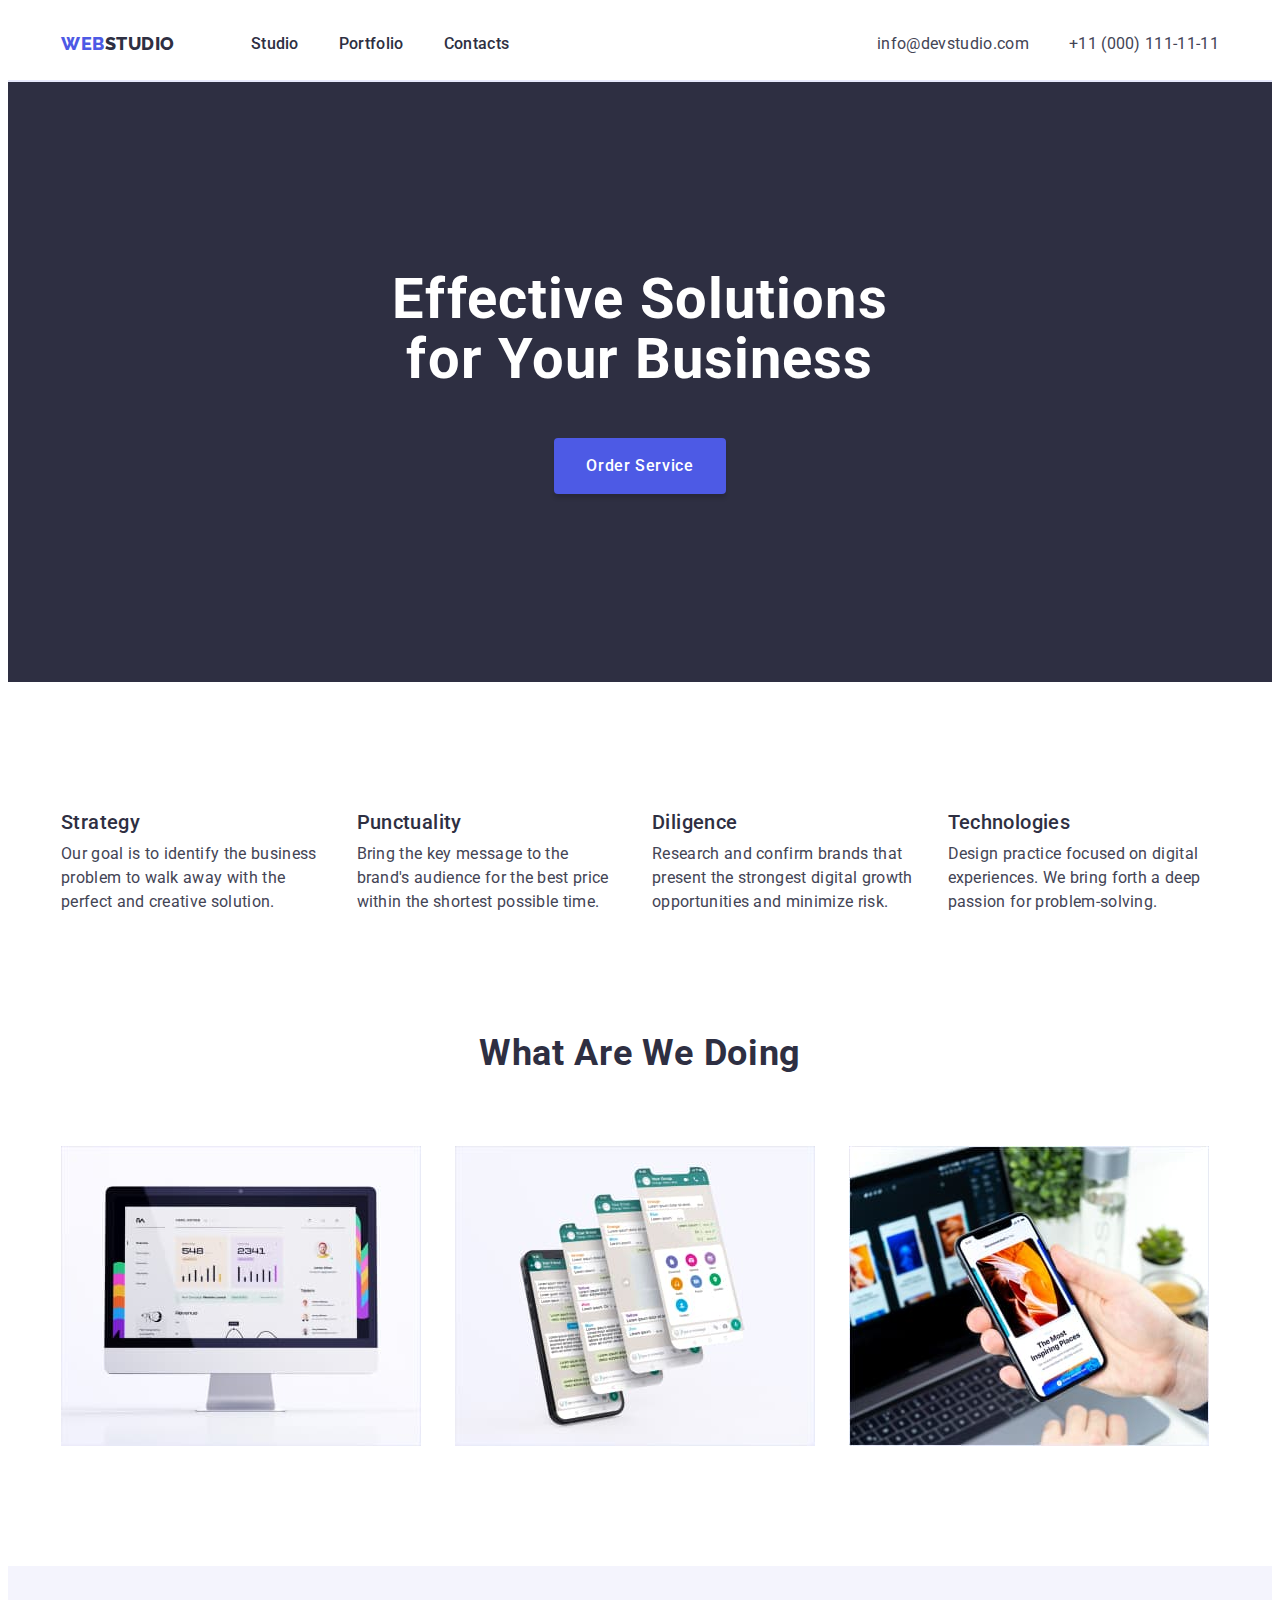
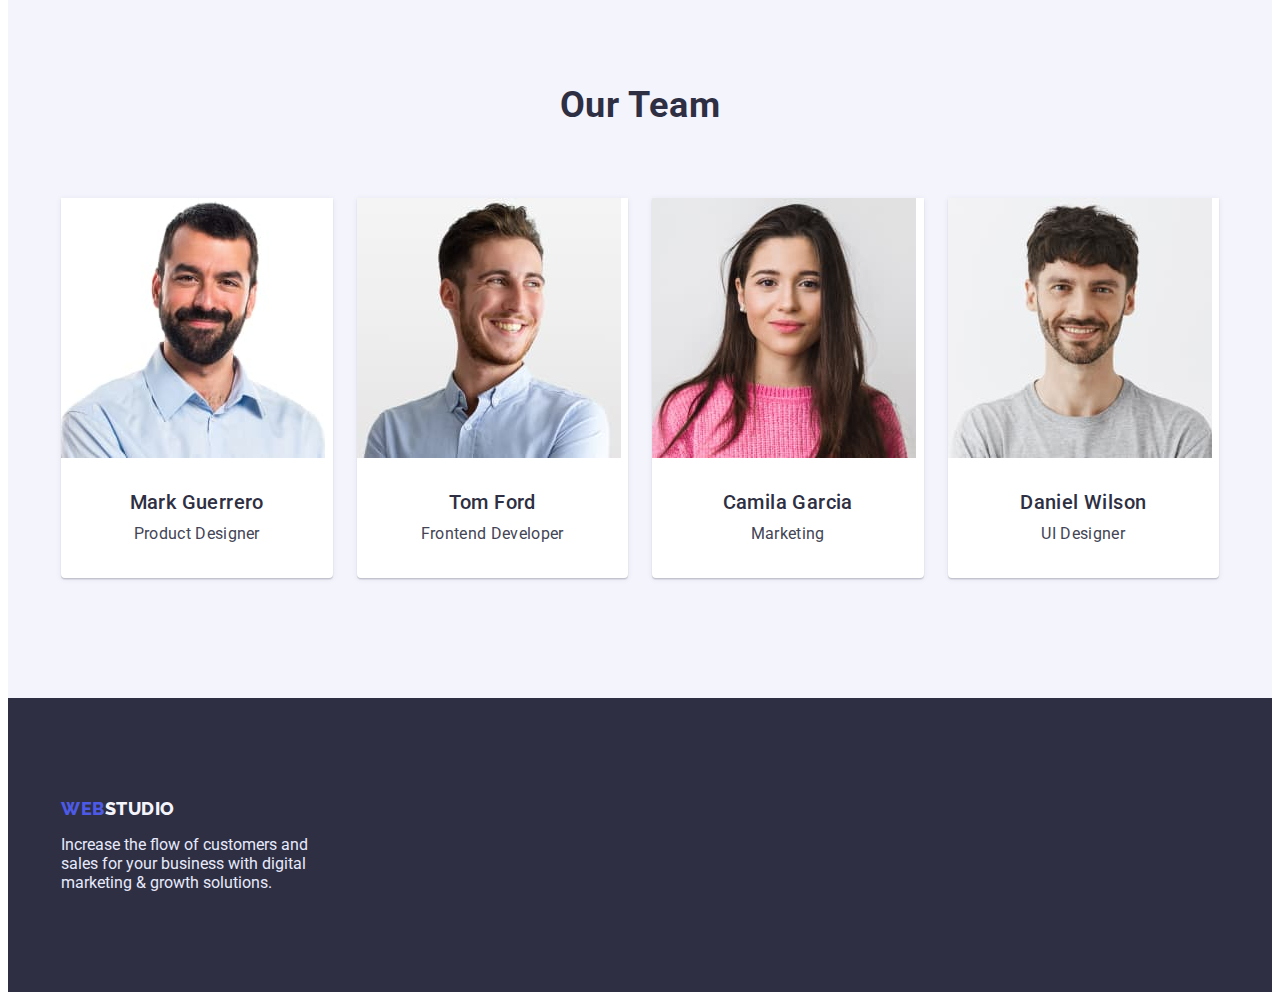
<file: index.html>
<!DOCTYPE html>
<html lang="en">
<head>
    <meta charset="UTF-8">
    <meta http-equiv="X-UA-Compatible" content="IE=edge">
    <meta name="viewport" content="width=device-width, initial-scale=1.0">
    <title>Studio</title>
    <link rel="stylesheet" href="https://cdnjs.cloudflare.com/ajax/libs/modern-normalize/1.1.0/modern-normalize.min.css" integrity="sha512-wpPYUAdjBVSE4KJnH1VR1HeZfpl1ub8YT/NKx4PuQ5NmX2tKuGu6U/JRp5y+Y8XG2tV+wKQpNHVUX03MfMFn9Q==" crossorigin="anonymous" referrerpolicy="no-referrer" />
    <link rel="preconnect" href="https://fonts.googleapis.com">
    <link rel="preconnect" href="https://fonts.gstatic.com" crossorigin>
    <link href="https://fonts.googleapis.com/css2?family=Raleway:wght@800&family=Roboto:wght@400;500;700&display=swap" rel="stylesheet">
    <link rel="stylesheet" href="./css/styles.css">
</head>

<body>
    <header class="header">
        <div class="container header-container">
            <nav class="nav">
                <a class="nav-link link" href="./index.html">Web<span class="header-logo">Studio</span></a>
                <ul class="header-list list">
                    <li><a class="header-link link" href="./index.html">Studio</a></li>
                    <li><a class="header-link link" href="./portfolio.html">Portfolio</a></li>
                    <li><a class="header-link link" href="">Contacts</a></li>
                </ul>
            </nav>
            <address class="header-address">
                <ul class="header-address-list list">
                    <li><a class="header-address-link link" href="mailto:info@devstudio.com">info@devstudio.com</a></li>
                    <li><a class="header-address-link link" href="tel:+110001111111">+11 (000) 111-11-11</a></li>
                </ul>
            </address>
        </div>
    </header>

    <main>
            <section class="section-title">
                <div class="container">
                    <h1 class="main-title">Effective Solutions for Your Business</h1>
                    <button class="section-title-btn" type="button">Order Service</button>
                </div>
            </section>

            <section class="section-benefits section">
                <div class="container">
                    <h2 hidden class="section-benefits-top-title">Our Features</h2>
                    <ul class="section-benefits-list list">
                        <li class="section-benefits-item"> 
                            <h3 class="section-benefits-title">Strategy</h3>
                            <p class="section-benefits-txt">Our goal is to identify the business problem to walk away with the perfect and creative solution. </p>
                        </li>
                        <li class="section-benefits-item"> 
                            <h3 class="section-benefits-title">Punctuality</h3>
                            <p class="section-benefits-txt">Bring the key message to the brand's audience for the best price within the shortest possible time.</p>
                        </li>
                        <li class="section-benefits-item"> 
                            <h3 class="section-benefits-title">Diligence</h3>
                            <p class="section-benefits-txt">Research and confirm brands that present the strongest digital growth opportunities and minimize risk.</p>
                        </li>
                        <li class="section-benefits-item"> 
                            <h3 class="section-benefits-title">Technologies</h3>
                            <p class="section-benefits-txt">Design practice focused on digital experiences. We bring forth a deep passion for problem-solving.</p>
                        </li>
                    </ul>
                </div>
            </section>
            
            <section class="gallery section">
                <div class="container">
                    <h2 class="gallery-title">What are we doing</h2>
                    <ul class="gallery-list list">
                        <li class="gallery-item"><img src="./images/analytics.jpg" alt="Analytics" width="360"></li>
                        <li class="gallery-item"><img src="./images/comunication.jpg" alt="Comunication" width="360"></li>
                        <li class="gallery-item"><img src="./images/applications.jpg" alt="Application creations" width="360"></li>
                    </ul>
                </div>
            </section>

            <section class="team section">
                <div class="container">
                    <h2 class="team-main-title">Our team</h2>
                    <ul class="team-list list">
                        <li class="team-item">
                            <img src="./images/mark-sphoto.jpg" alt="Marks photo" width="264">
                            <div class="team-name">
                                <h3 class="team-title">Mark Guerrero</h3>
                                <p class="team-txt">Product Designer</p>
                            </div>
                        </li>
                        <li class="team-item">
                            <img src="./images/toms-photo.jpg" alt="Toms photo" width="264">
                            <div class="team-name">
                                <h3 class="team-title">Tom Ford</h3>
                                <p class="team-txt">Frontend Developer</p>
                            </div>
                        </li>
                        <li class="team-item">
                            <img src="./images/camilas-photo.jpg" alt="Camilas photo" width="264">
                            <div class="team-name">
                                <h3 class="team-title">Camila Garcia</h3>
                                <p class="team-txt">Marketing</p>
                            </div>
                         </li>
                        <li class="team-item">
                            <img src="./images/daniels-photo.jpg" alt="Daniels photo" width="264">
                            <div class="team-name">
                                <h3 class="team-title">Daniel Wilson</h3>
                                <p class="team-txt">UI Designer</p>
                            </div>
                        </li>
                    </ul>
                </div>
            </section>
    </main>

    <footer class="footer">
        <div class="container">
            <a class="footer-link link" href="./index.html">Web<span class="footer-logo">Studio</span></a>
            <p class="footer-text">Increase the flow of customers and sales for your business with digital marketing & growth solutions.</p>
        </div>
    </footer>
</body>
</html>
</file>
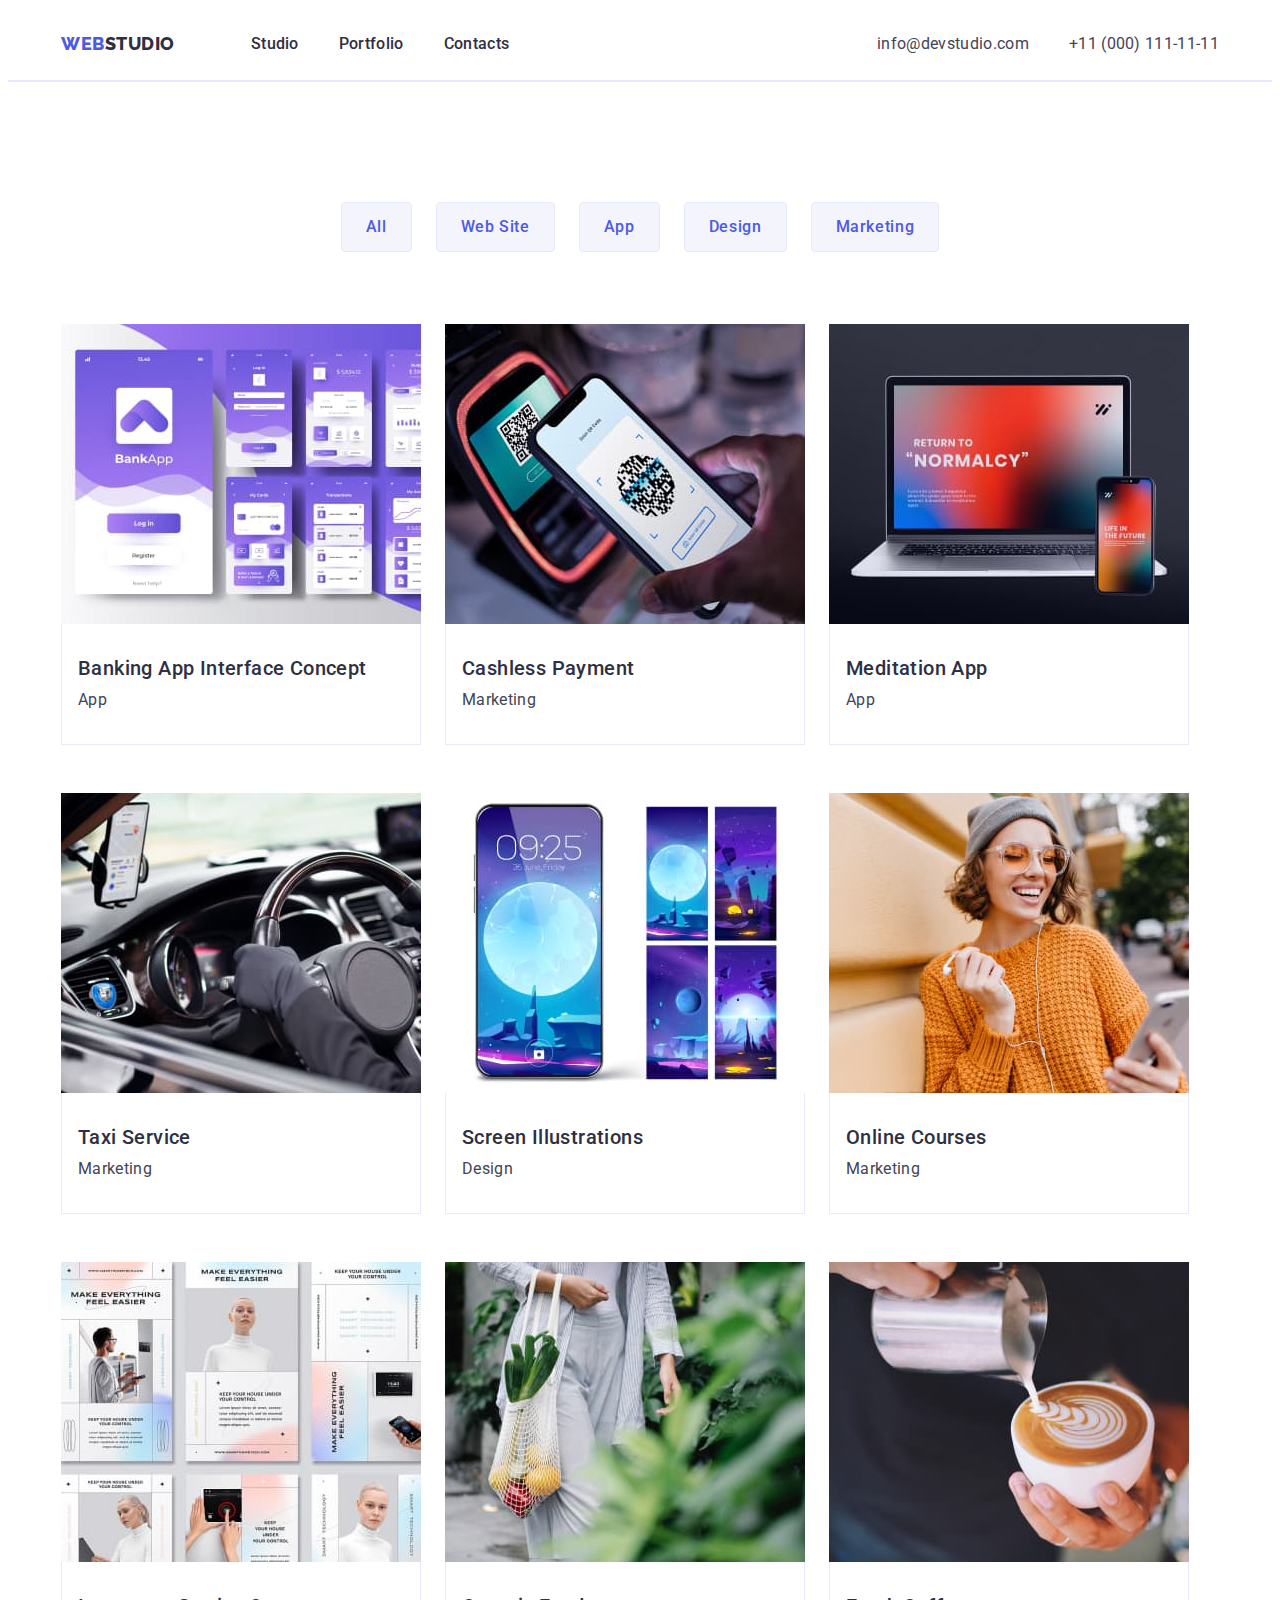
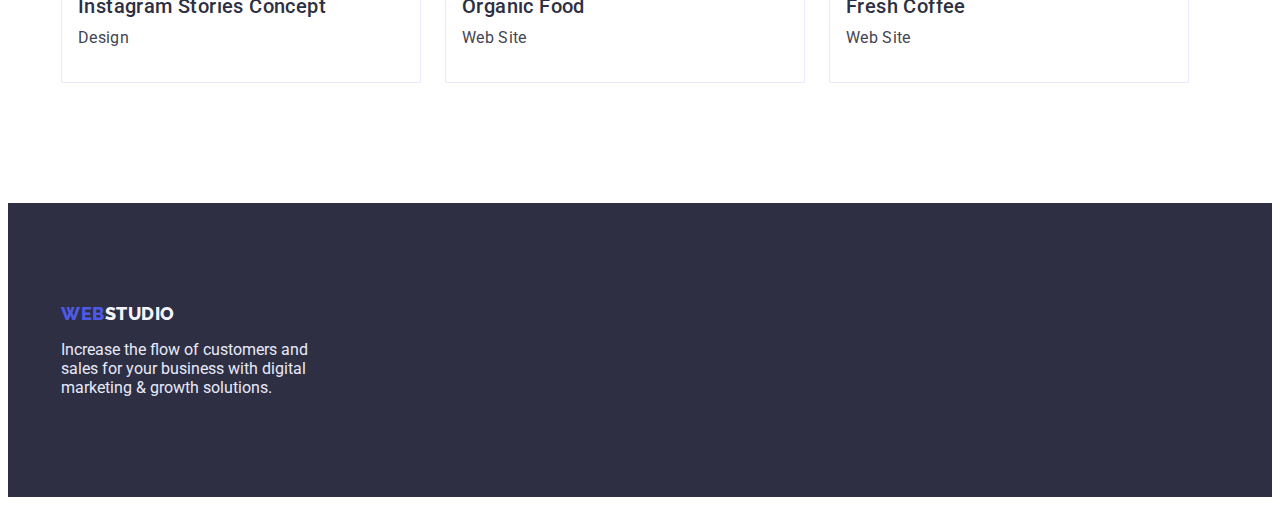
<file: portfolio.html>
<!DOCTYPE html>
<html lang="en">
<head>
    <meta charset="UTF-8">
    <meta http-equiv="X-UA-Compatible" content="IE=edge">
    <meta name="viewport" content="width=device-width, initial-scale=1.0">
    <title>Portfolio</title>
    <link rel="stylesheet" href="https://cdnjs.cloudflare.com/ajax/libs/modern-normalize/1.1.0/modern-normalize.min.css" integrity="sha512-wpPYUAdjBVSE4KJnH1VR1HeZfpl1ub8YT/NKx4PuQ5NmX2tKuGu6U/JRp5y+Y8XG2tV+wKQpNHVUX03MfMFn9Q==" crossorigin="anonymous" referrerpolicy="no-referrer" />
    <link rel="preconnect" href="https://fonts.googleapis.com">
    <link rel="preconnect" href="https://fonts.gstatic.com" crossorigin>
    <link href="https://fonts.googleapis.com/css2?family=Raleway:wght@800&family=Roboto:wght@400;500;700&display=swap" rel="stylesheet">
    <link rel="stylesheet" href="./css/styles.css">
</head>

<body>
    <header class="header">
        <div class="container header-container">
            <nav class="nav">
                <a class="nav-link link" href="./index.html">Web<span class="header-logo">Studio</span></a>
                <ul class="header-list list">
                    <li><a class="header-link link" href="./index.html">Studio</a></li>
                    <li><a class="header-link link" href="./portfolio.html">Portfolio</a></li>
                    <li><a class="header-link link" href="">Contacts</a></li>
                </ul>
            </nav>
            <address class="header-address">
                <ul class="header-address-list list">
                    <li><a class="header-address-link link" href="mailto:info@devstudio.com">info@devstudio.com</a></li>
                    <li><a class="header-address-link link" href="tel:+110001111111">+11 (000) 111-11-11</a></li>
                </ul>
            </address>
        </div>
    </header>


    <main>
        <section class="portfolio section">
            <div class="container">
                <h1 hidden class="filters-title">Our works</h1>
                <ul class="filters-list list">
                    <li><button class="filters-btn" type="button">All</button></li>
                    <li><button class="filters-btn" type="button">Web Site</button></li>
                    <li><button class="filters-btn" type="button">App</button></li>
                    <li><button class="filters-btn" type="button">Design</button></li>
                    <li><button class="filters-btn" type="button">Marketing</button></li>
                </ul>

                <ul class="portfolio-list list">
                    <li class="portfolio-item">
                        <a href="#" class="link">
                            <img src="./images/banking_app.jpg" alt="Banking App Interface" width="360" height="300">
                            <div class="portfolio-container">
                                <h2 class="portfolio-title">Banking App Interface Concept</h2>
                                <p class="portfolio-txt">App</p>
                            </div>
                        </a>
                    </li>
                    <li class="portfolio-item">
                        <a href="#" class="link">
                            <img src="./images/cashless_payment.jpg" alt="Cashless Payment" width="360" height="300">
                            <div class="portfolio-container">
                                <h2 class="portfolio-title">Cashless Payment</h2>
                                <p class="portfolio-txt">Marketing</p>
                            </div>
                        </a>
                    </li>
                    <li class="portfolio-item">
                        <a href="#" class="link">
                            <img src="./images/meditaion_app.jpg" alt="Meditaion App" width="360" height="300">
                            <div class="portfolio-container">
                                <h2 class="portfolio-title">Meditation App</h2>
                                <p class="portfolio-txt">App</p>
                            </div>
                        </a>
                    </li>
                    <li class="portfolio-item">
                        <a href="#" class="link">
                            <img src="./images/taxi_service.jpg" alt="Taxi Service" width="360" height="300">
                            <div class="portfolio-container">
                                <h2 class="portfolio-title">Taxi Service</h2>
                                <p class="portfolio-txt">Marketing</p>
                            </div>
                        </a>
                    </li>
                    <li class="portfolio-item">
                        <a href="#" class="link">
                            <img src="./images/screen_illustrations.jpg" alt="Screen Illustrations" width="360" height="300">
                            <div class="portfolio-container">
                                <h2 class="portfolio-title">Screen Illustrations</h2>
                                <p class="portfolio-txt">Design</p>
                            </div>
                        </a>
                    </li>
                    <li class="portfolio-item">
                        <a href="#" class="link">
                            <img src="./images/online_courses.jpg" alt="Online Courses" width="360" height="300">
                            <div class="portfolio-container">
                                <h2 class="portfolio-title">Online Courses</h2>
                                <p class="portfolio-txt">Marketing</p>
                            </div>
                        </a>
                    </li>
                    <li class="portfolio-item">
                        <a href="#" class="link">
                            <img src="./images/instagram_stories.jpg" alt="Instagram Stories Concept" width="360" height="300">
                            <div class="portfolio-container">
                                <h2 class="portfolio-title">Instagram Stories Concept</h2>
                                <p class="portfolio-txt">Design</p>
                            </div>
                        </a>
                    </li>
                    <li class="portfolio-item">
                        <a href="#" class="link">
                            <img src="./images/ws_organic_food.jpg" alt="Organic Food" width="360" height="300">
                            <div class="portfolio-container">
                                <h2 class="portfolio-title">Organic Food</h2>
                                <p class="portfolio-txt">Web Site</p>
                            </div>
                        </a>
                    </li>
                    <li class="portfolio-item">
                        <a href="#" class="link">
                            <img src="./images/ws_fresh_coffee.jpg" alt="Fresh Coffee" width="360" height="300">
                            <div class="portfolio-container">
                                <h2 class="portfolio-title">Fresh Coffee</h2>
                                <p class="portfolio-txt">Web Site</p>
                            </div>
                        </a>
                    </li>
                </ul>
            </div>
        </section>
                 
    </main>

    <footer class="footer">
        <div class="container">
            <a class="footer-link link" href="./index.html">Web<span class="footer-logo">Studio</span></a>
            <p class="footer-text">Increase the flow of customers and sales for your business with digital marketing & growth solutions.</p>
        </div>
        
    </footer>
    
</body>
</html>
</file>
<file: css/styles.css>
:root {
    --color-primary: #2E2F42;
    --color-secondary: #434455;
    --color-active: #4D5AE5;
    --color-fading: #fff;
    --color-brand: #E7E9FC;
    --color-shadow: #F4F4FD;
    --color-filtr: #404BBF;
}

body {
    background-color: var(--color-fading);
    color: var(--color-secondary);
    font-family: 'Roboto', sans-serif;
    font-style: normal;
    box-sizing: border-box;
}

p, h1, h2, h3, h4, h5, h6 {
    margin: 0;
}

ul {
    padding: 0;
    margin: 0;
}

img {
    max-width: 100%;
    height: auto;
    display: block;
}

.link {
    text-decoration: none;
}

.list {
    list-style: none;
    display: flex;
    align-items: center;
}

.container {
    max-width: 1158px;
    padding: 0 15px;
    margin: 0 auto;
}

/**--HEADER--**/

.header {
    border-bottom: 2px solid var(--color-brand);
}

.header-container {
    display: flex;
    align-items: center;
    justify-content: space-between;
    padding: 24px 24px;
}

.nav {
    display: flex;
    align-items: center;
}

.header-list {
    display: flex;
    gap: 40px;
}

.header-address-list {
    display: flex;
    align-items: center;
    gap: 40px;
}

.nav-link {
    color: var(--color-active);
    font-family: 'Raleway', sans-serif;
    font-weight: 800;
    font-size: 18px;
    line-height: 1.17;
    letter-spacing: 0.03em;
    text-transform: uppercase;
    margin-right: 76px;
}

.header-logo {
    color: var(--color-primary);
    font-family: 'Raleway', sans-serif;
    font-weight: 800;
    font-size: 18px;
    line-height: 1.33;
    letter-spacing: 0.03em;
    text-transform: uppercase;
}

.header-link {
    color: var(--color-primary);
    font-weight: 500;
    font-size: 16px;
    line-height: 1.5;
    letter-spacing: 0.02em;
}

.header-link:hover,
.header-link:focus {
    color: var(--color-filtr);
}

.header-address {
    font-style: normal;    
    font-weight: 400;
    font-size: 16px;
    line-height: 1.5;
    letter-spacing: 0.02em;
}

.header-address-link {
    color: var(--color-secondary);
}
 
.header-address-link.link:hover,
.header-address-link.link:focus {
    color: var(--color-filtr);
}


/**--MAIN--**/

.section {
    padding: 120px 0;
}

.section-title {
    padding-top: 188px;
    padding-bottom: 188px;
} 

.section-title {
    background-color: var(--color-primary);
    color: var(--color-fading);
    margin: 0 auto;
}

.main-title {
    font-size: 56px;
    line-height: 1.07;
    text-align: center;
    letter-spacing: 0.02em;
    max-width: 496px;
    margin: 0 auto;
    margin-bottom: 48px;
}

.section-title-btn {
    background-color: var(--color-active);
    font-family: 'Roboto', sans-serif;
    color: var(--color-fading);
    font-weight: 500;
    font-size: 16px;
    line-height: 1.5;
    letter-spacing: 0.04em;
    cursor: pointer;
    min-width: 169px;
    box-shadow: 0px 4px 4px rgba(0, 0, 0, 0.15);
    border-radius: 4px;
    padding: 16px 32px;
    margin: 0 auto;
    display: flex;
    border: none;
}

/**--BENEFITS--**/

.section-benefits-list {
    gap: 24px;
}

.section-benefits-item {
    flex-basis: calc((100% - 72px) / 4);
}

.section-benefits-title {
    color: var(--color-primary);
    font-weight: 500;
    font-size: 20px;
    line-height: 1.2;
    letter-spacing: 0.02em;
    max-width: 264px;
    margin-top: 8px;
    margin-bottom: 8px;
}

.section-benefits-txt {
    font-size: 16px;
    line-height: 1.5;
    letter-spacing: 0.02em;
    max-width: 264px;
}

 /**--GALLERY--**/

 .gallery {
    padding-top: 0;
 }

 .gallery-list {
    gap: 24px;
 }

 .gallery-item {
    flex-basis: calc((100% - 48px) / 3);
 }

.gallery-title {
    color: var(--color-primary);
    font-size: 36px;
    line-height: 1.11;
    letter-spacing: 0.02em;
    text-align: center;
    text-transform: capitalize;
    min-width: 323px;
    margin-bottom: 72px;
}

/**--TEAM--**/

.team{
    background-color: var(--color-shadow);
}

.team-main-title {
    color: var(--color-primary);
    font-size: 36px;
    line-height: 1.11;
    letter-spacing: 0.02em;
    text-align: center;
    text-transform: capitalize;
    margin-bottom: 72px;
}

.team-list {
    gap: 24px;
    flex-wrap: wrap;
}

.team-item {
    background-color: var(--color-fading);
    flex-basis: calc((100% - 72px) / 4);
    box-shadow: 0px 1px 6px rgba(46, 47, 66, 0.08), 0px 1px 1px rgba(46, 47, 66, 0.16), 0px 2px 1px rgba(46, 47, 66, 0.08);
    border-radius: 0px 0px 4px 4px;
}

.team-name {
    padding: 32px 16px;
}

.team-title {
    color: var(--color-primary);
    font-weight: 500;
    font-size: 20px;
    line-height: 1.2;
    letter-spacing: 0.02em;
    text-align: center;
}

.team-txt {
    font-size: 16px;
    line-height: 1.5;
    letter-spacing: 0.02em;
    margin-top: 8px;
    text-align: center;
}


/**--PORTFOLIO--**/

.filters-title {
    color: rgba(0, 0, 0, 0);
}

.filters-list {
    margin-bottom: 72px;
    gap: 24px;
    justify-content: center;
}

.filters-btn {
    cursor: pointer;
    color: var(--color-active);
    background-color: var(--color-shadow);
    font-family: 'Roboto', sans-serif;
    font-style: normal;
    font-weight: 500;
    font-size: 16px;
    line-height: 1.5;
    letter-spacing: 0.04em;
    padding: 12px 24px;
    border: 1px solid var(--color-brand);
    border-radius: 4px;
}

.filters-btn:hover,
.filters-btn:focus {
    background-color: var(--color-filtr);
    color: var(--color-fading);
}

.portfolio-list {
    flex-wrap: wrap;
    row-gap: 48px;
    column-gap: 24px;
    flex-basis: calc((100% - 48px) / 3);
}

.portfolio-container {
    border: 1px solid var(--color-brand);
    border-top: none;
    padding: 32px 16px;
}

.portfolio-title {
    color: var(--color-primary);
    font-weight: 500;
    font-size: 20px;
    line-height: 1.2;
    letter-spacing: 0.02em;
    margin-bottom: 8px;
}

.portfolio-txt {
    color: var(--color-secondary);
    font-size: 16px;
    line-height: 1.5;
    letter-spacing: 0.02em;
}

/**--FOOTER--**/

.footer {
    background-color: var(--color-primary);
    padding-top: 100px;
    padding-bottom: 100px;
}


.footer-link {
    color: var(--color-active);
    text-transform: uppercase;
    font-family: 'Raleway', sans-serif;
    font-style: normal;
    font-weight: 800;
    font-size: 18px;
    line-height: 1.17;
    letter-spacing: 0.03em;
    width: 115px;
}

.footer-logo {
    color: var(--color-shadow);
    text-transform: uppercase;
    font-family: 'Raleway';
    font-style: normal;
    font-weight: 800;
    font-size: 18px;
    line-height: 1.17;
    letter-spacing: 0.03em;
}

.footer-text {
    color: var(--color-brand);
    margin-top: 16px;
    max-width: 264px;
}
</file>
